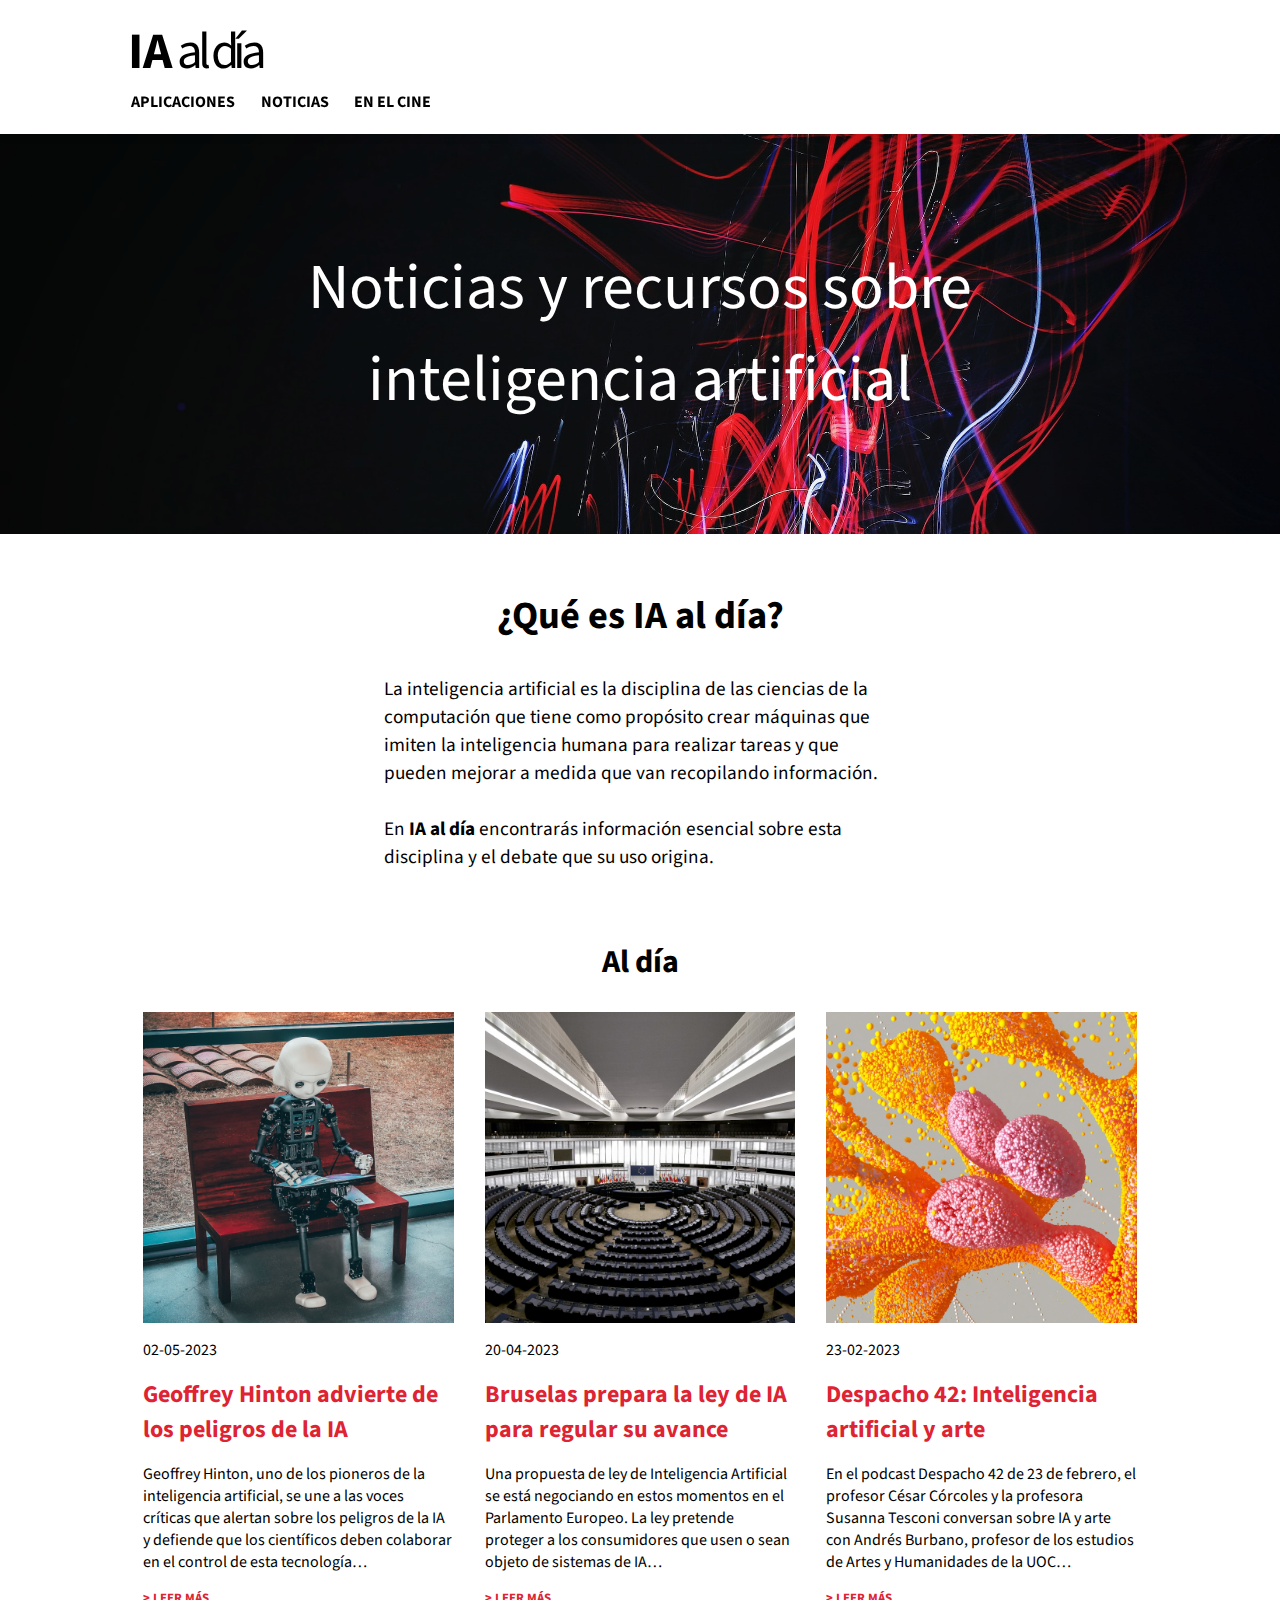
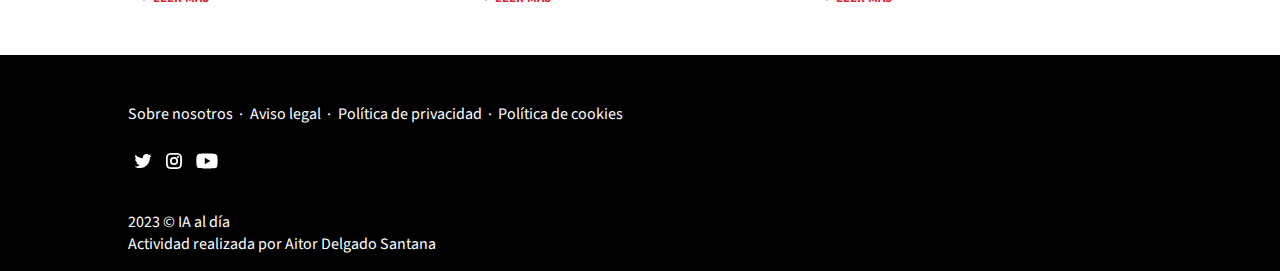
<file: index.html>
<!DOCTYPE html>
<html lang="en">
<head>
    <meta charset="UTF-8">
    <link rel="stylesheet" href="public/css/styles.css">
    <link rel="icon" type="image/x-icon" href="./public/img/favicon.ico">
    <link rel="preconnect" href="https://fonts.googleapis.com">
    <link rel="preconnect" href="https://fonts.gstatic.com" crossorigin>
    <link href="https://fonts.googleapis.com/css2?family=Source+Sans+3:ital,wght@0,400;0,700;1,400;1,700&display=swap" rel="stylesheet">
    <title>IA al día - Inicio</title>
</head>
<body>

<header>
<h1 class="logo">
    <a href="index.html"><span>IA</span> al día</a>
</h1>

<nav class="navbar">
    <ul>
        <li><a href="aplicaciones.html">APLICACIONES</a></li>
        <li><a href="#">NOTICIAS</a></li>
        <li><a href="en-el-cine.html">EN EL CINE</a></li>
    </ul>
</nav>
</header>

<div class="bg-home">
    <picture>
        <source srcset="./public/img/bg-hero-home.jpg" media="only screen and (min-width: 768px)">
        <img src="./public/img/bg-hero-home-m.jpg" draggable="false" alt="">
    </picture>

    <h2>Noticias y recursos sobre inteligencia artificial</h2>
</div>


<div class="text-content">
    <h2>¿Qué es IA al día?</h2>
    <p>La inteligencia artificial es la disciplina de las ciencias de la computación que tiene como propósito
        crear máquinas que imiten la inteligencia humana para realizar tareas y que pueden mejorar a medida que van recopilando información.
        <br>
        <br>
        En <b>IA al día</b> encontrarás información esencial sobre esta disciplina y el debate que su uso origina.
    </p>
</div>

<div class="home-news">
    <h2>Al día</h2>

    <div class="home-news-entries">
        <div class="home-news-entry">
            <img src="./public/img/n-geoffrey-hinton.jpg" alt="">
            <p>02-05-2023</p>
            <h2><a href="#">Geoffrey Hinton advierte de los peligros de la IA</a></h2>
            <p>Geoffrey Hinton, uno de los pioneros de la inteligencia artificial, se une a las voces críticas que alertan sobre los peligros de la IA y defiende que los científicos deben colaborar en el control de esta tecnología…</p>
            <a href="#">&#62; LEER MÁS</a>
        </div>

        <div class="home-news-entry">
            <img src="./public/img/n-ue-ia.jpg" alt="">
            <p>20-04-2023</p>
            <h2><a href="#">Bruselas prepara la ley de IA para regular su avance</a></h2>
            <p>Una propuesta de ley de Inteligencia Artificial se está negociando en estos momentos en el Parlamento Europeo. La ley pretende proteger a los consumidores que usen o sean objeto de sistemas de IA…</p>
            <a href="#">&#62; LEER MÁS</a>
        </div>

        <div class="home-news-entry">
            <img src="./public/img/n-despacho42.jpg" alt="">
            <p>23-02-2023</p>
            <h2><a href="despacho-42.html">Despacho 42: Inteligencia artificial y arte</a></h2>
            <p>En el podcast Despacho 42 de 23 de febrero, el profesor César Córcoles y la profesora Susanna Tesconi conversan sobre IA y arte con Andrés Burbano, profesor de los estudios de Artes y Humanidades de la UOC…</p>
            <a href="despacho-42.html">&#62; LEER MÁS</a>
        </div>
    </div>
</div>

<footer>
    <ul class="legal">
        <li><a href="#">Sobre nosotros</a></li>
        <li><a href="#">Aviso legal</a></li>
        <li><a href="#">Política de privacidad</a></li>
        <li><a href="#">Política de cookies</a></li>
    </ul>
    <ul class="media">
        <li><a href="#"><img src="./public/img/twitter.svg" alt=""></a></li>
        <li><a href="#"><img src="./public/img/instagram.svg" alt=""></a></li>
        <li><a href="#"><img src="./public/img/youtube.svg" alt=""></a></li>
    </ul>
    <p>
        2023 © IA al día
        <br>
        Actividad realizada por Aitor Delgado Santana
    </p>
</footer>

</body>
</html>
</file>
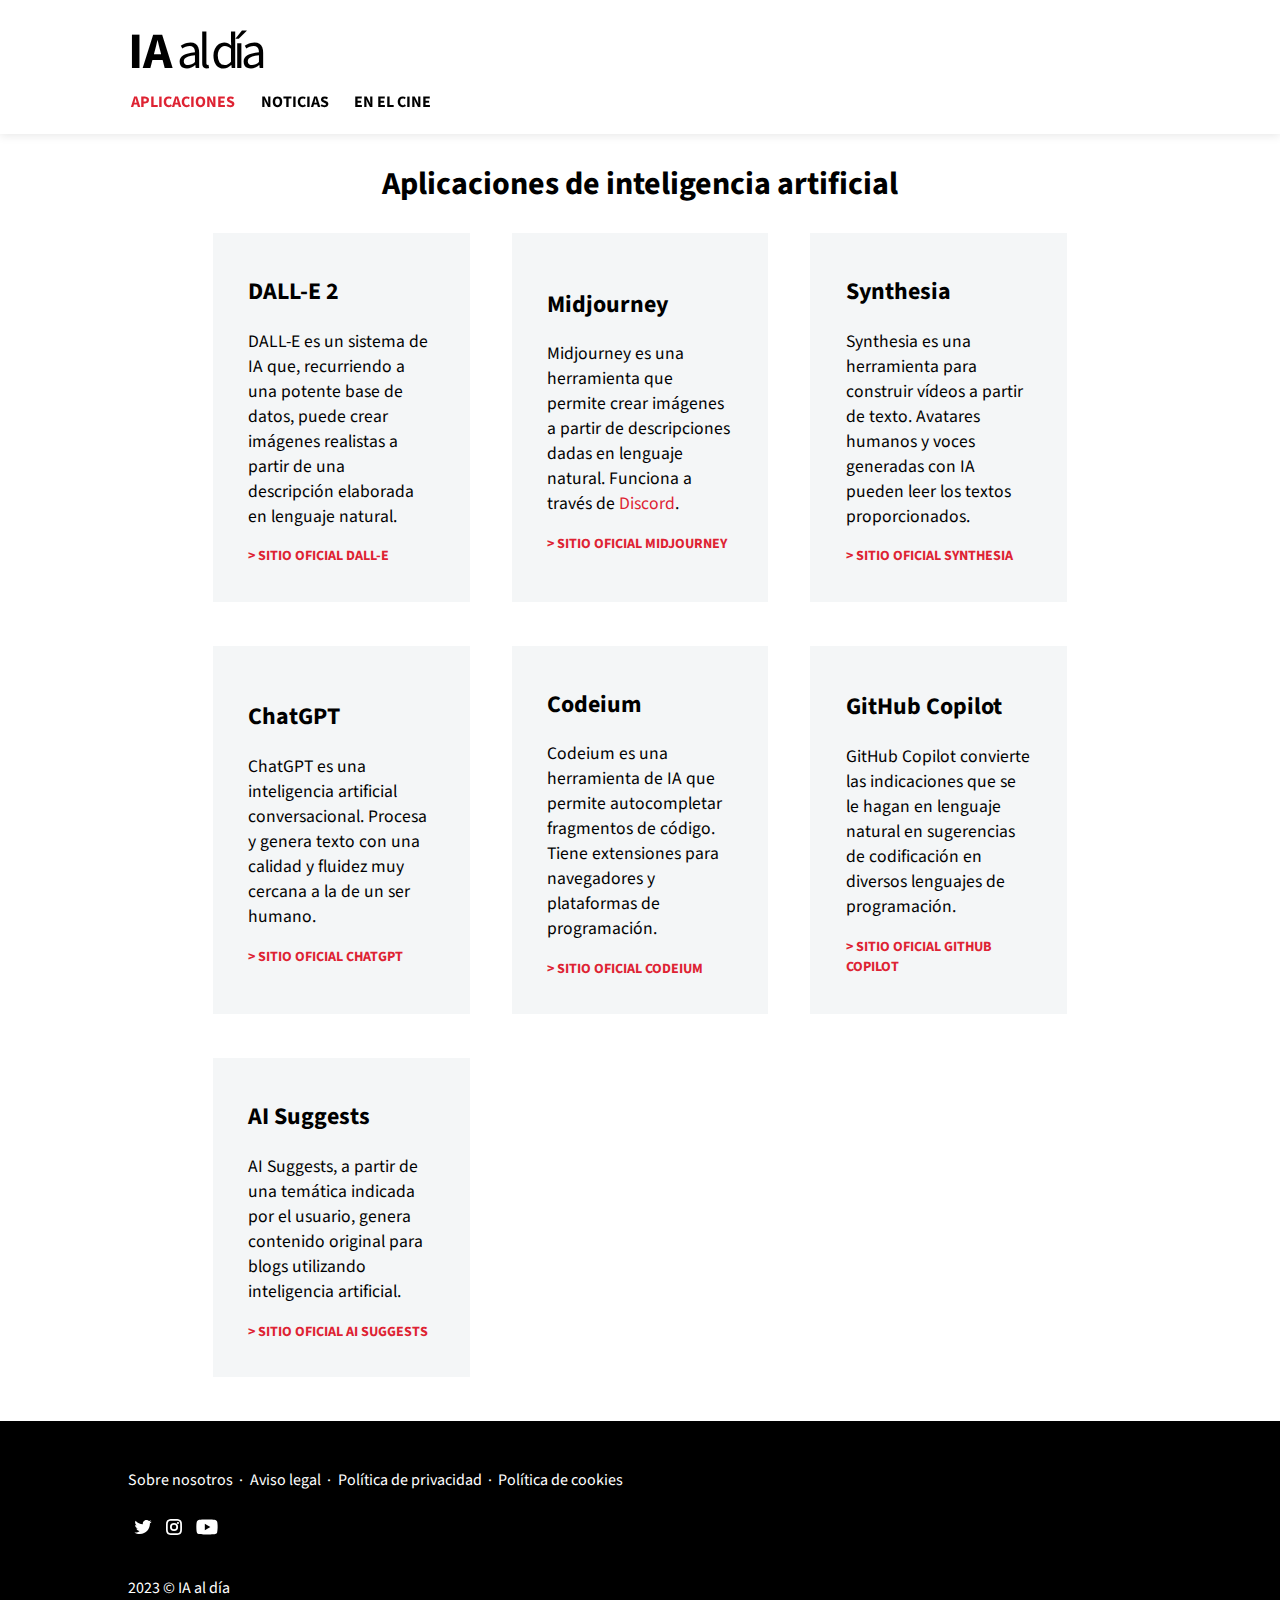
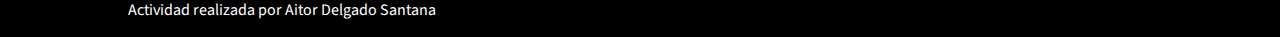
<file: aplicaciones.html>
<!DOCTYPE html>
<html lang="en">
<head>
  <meta charset="UTF-8">
  <link rel="stylesheet" href="public/css/styles.css">
  <link rel="icon" type="image/x-icon" href="./public/img/favicon.ico">
  <link rel="preconnect" href="https://fonts.googleapis.com">
  <link rel="preconnect" href="https://fonts.gstatic.com" crossorigin>
  <link href="https://fonts.googleapis.com/css2?family=Source+Sans+3:ital,wght@0,400;0,700;1,400;1,700&display=swap" rel="stylesheet">
  <title>IA al día - Aplicaciones</title>
</head>
<body>

<header>
  <h1 class="logo">
    <a href="index.html"><span>IA</span> al día</a>
  </h1>

  <nav class="navbar">
    <ul>
      <li><a href="aplicaciones.html" class="active">APLICACIONES</a></li>
      <li><a href="#">NOTICIAS</a></li>
      <li><a href="en-el-cine.html">EN EL CINE</a></li>
    </ul>
  </nav>
</header>

<div class="applications">
  <h2>Aplicaciones de inteligencia artificial</h2>

  <div class="applications-content">
    <div class="applications-entry">
      <h2><a href="https://openai.com/product/dall-e-2">DALL-E 2</a></h2>
      <p>DALL-E es un sistema de IA que, recurriendo a una potente base de datos, puede crear imágenes realistas a partir de una descripción elaborada en lenguaje natural.</p>
      <a href="https://openai.com/product/dall-e-2">&#62;  SITIO OFICIAL DALL-E</a>
    </div>

    <div class="applications-entry">
      <h2><a href="https://www.midjourney.com/home/">Midjourney</a></h2>
      <p>Midjourney es una herramienta que permite crear imágenes a partir de descripciones dadas en lenguaje natural. Funciona a través de <a href="https://discord.com">Discord</a>.</p>
      <a href="https://www.midjourney.com/home/">&#62;  SITIO OFICIAL MIDJOURNEY</a>
    </div>

    <div class="applications-entry">
      <h2><a href="https://www.synthesia.io/">Synthesia</a></h2>
      <p>Synthesia es una herramienta para construir vídeos a partir de texto. Avatares humanos y voces generadas con IA pueden leer los textos proporcionados.</p>
      <a href="https://www.synthesia.io/">&#62;  SITIO OFICIAL SYNTHESIA</a>
    </div>

    <div class="applications-entry">
      <h2><a href="https://chat.openai.com/">ChatGPT</a></h2>
      <p>ChatGPT es una inteligencia artificial conversacional. Procesa y genera texto con una calidad y fluidez muy cercana a la de un ser humano.</p>
      <a href="https://chat.openai.com/">&#62;  SITIO OFICIAL CHATGPT</a>
    </div>

    <div class="applications-entry">
      <h2><a href="https://codeium.com/">Codeium</a></h2>
      <p>Codeium es una herramienta de IA que permite autocompletar fragmentos de código. Tiene extensiones para navegadores y plataformas de programación.</p>
      <a href="https://codeium.com/">&#62;  SITIO OFICIAL CODEIUM</a>
    </div>

    <div class="applications-entry">
      <h2><a href="https://github.com/features/copilot">GitHub Copilot</a></h2>
      <p>GitHub Copilot convierte las indicaciones que se le hagan en lenguaje natural en sugerencias de codificación en diversos lenguajes de programación.</p>
      <a href="https://github.com/features/copilot">&#62;  SITIO OFICIAL GITHUB COPILOT</a>
    </div>

    <div class="applications-entry">
      <h2><a href="https://ai-suggests.com/">AI Suggests</a></h2>
      <p>AI Suggests, a partir de una temática indicada por el usuario, genera contenido original para blogs utilizando inteligencia artificial.</p>
      <a href="https://ai-suggests.com/">&#62;  SITIO OFICIAL AI SUGGESTS</a>
    </div>
  </div>
</div>

<footer>
  <ul class="legal">
    <li><a href="#">Sobre nosotros</a></li>
    <li><a href="#">Aviso legal</a></li>
    <li><a href="#">Política de privacidad</a></li>
    <li><a href="#">Política de cookies</a></li>
  </ul>
  <ul class="media">
    <li><a href="#"><img src="./public/img/twitter.svg" alt=""></a></li>
    <li><a href="#"><img src="./public/img/instagram.svg" alt=""></a></li>
    <li><a href="#"><img src="./public/img/youtube.svg" alt=""></a></li>
  </ul>
  <p>
    2023 © IA al día
    <br>
    Actividad realizada por Aitor Delgado Santana
  </p>
</footer>

</body>
</html>
</file>
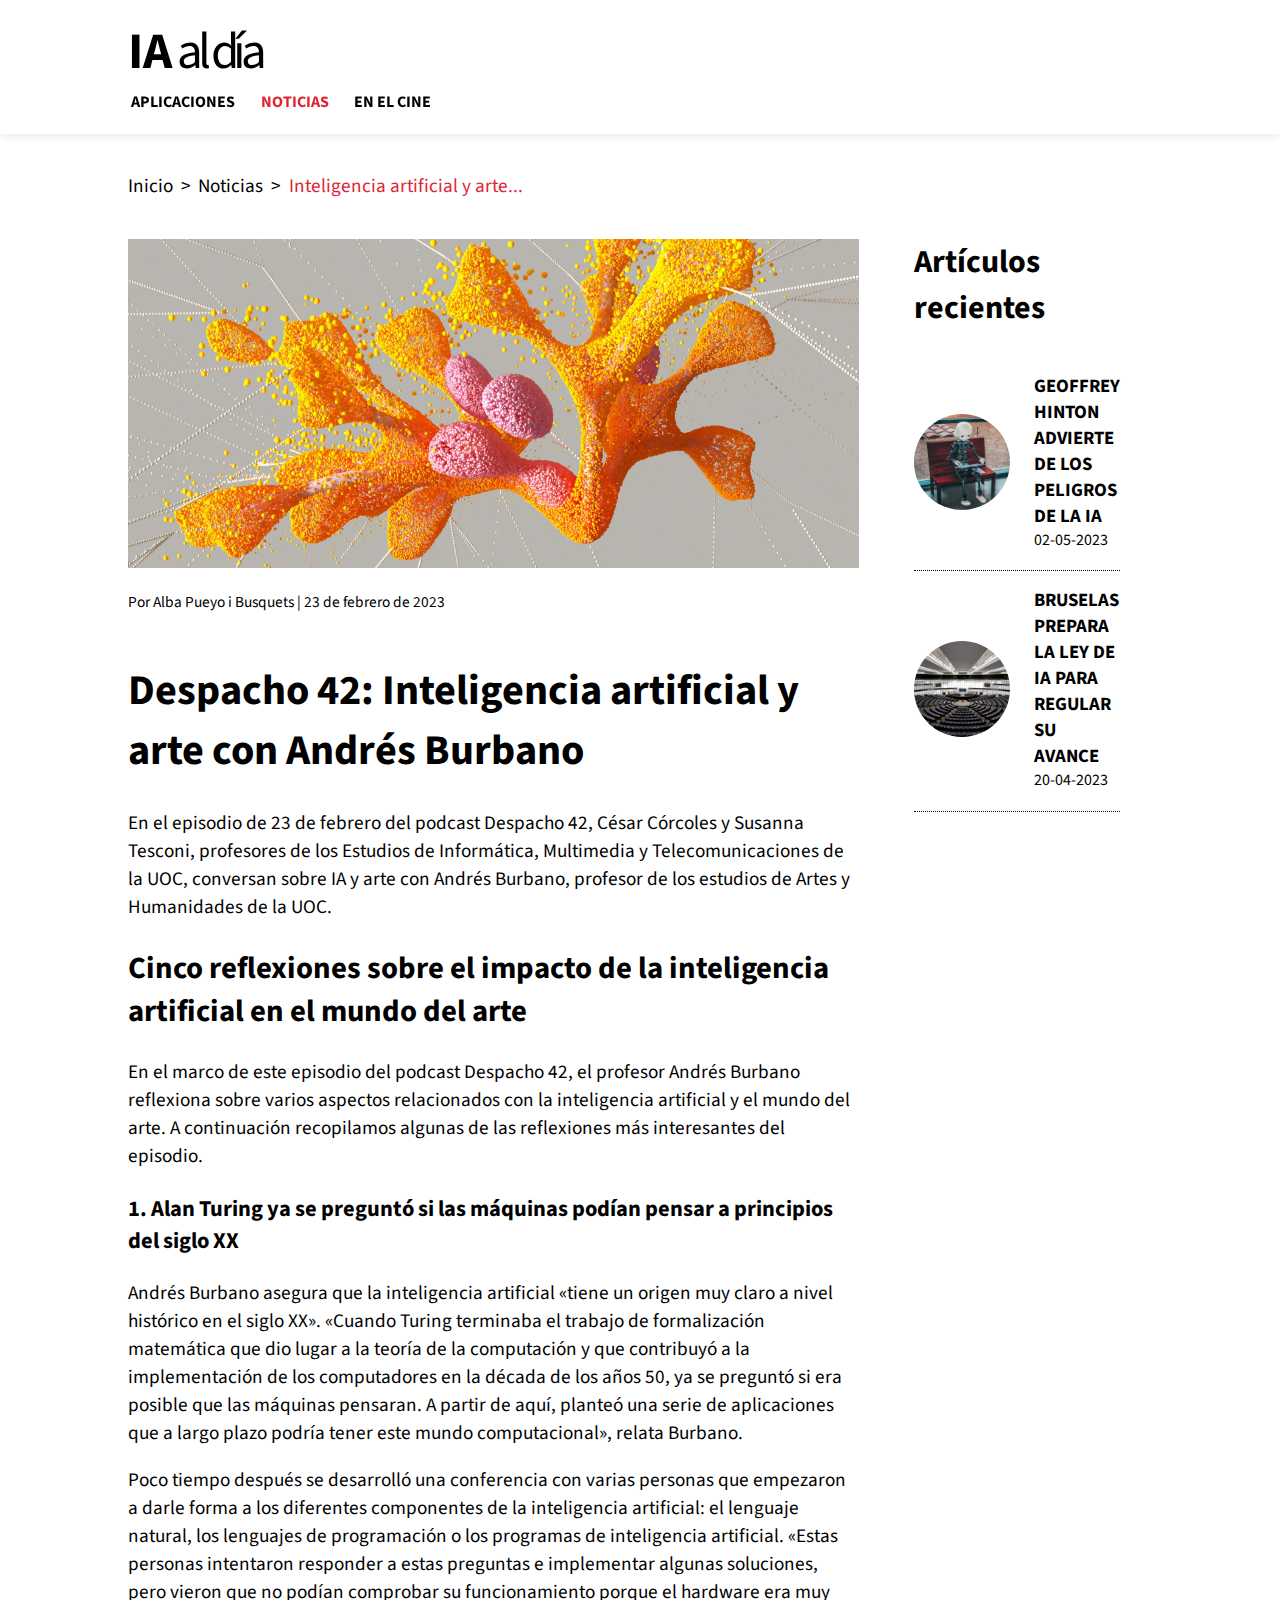
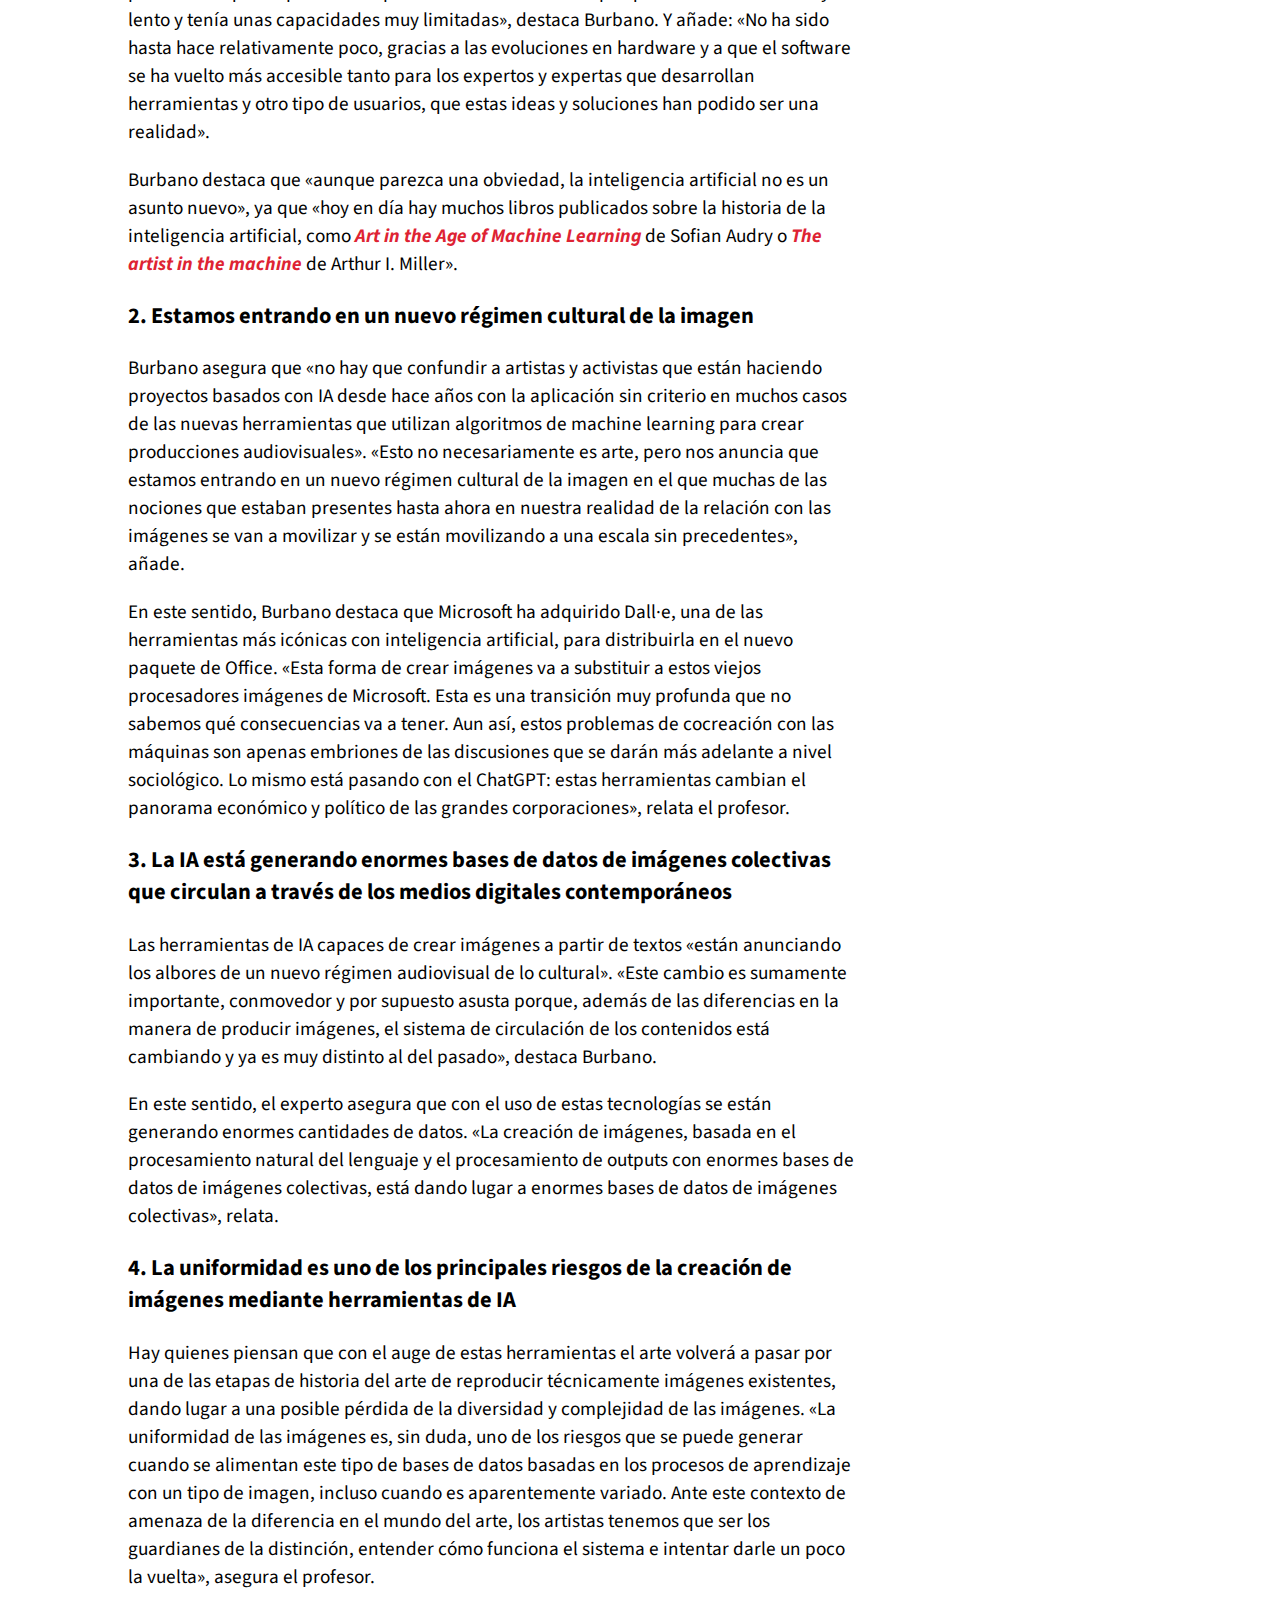
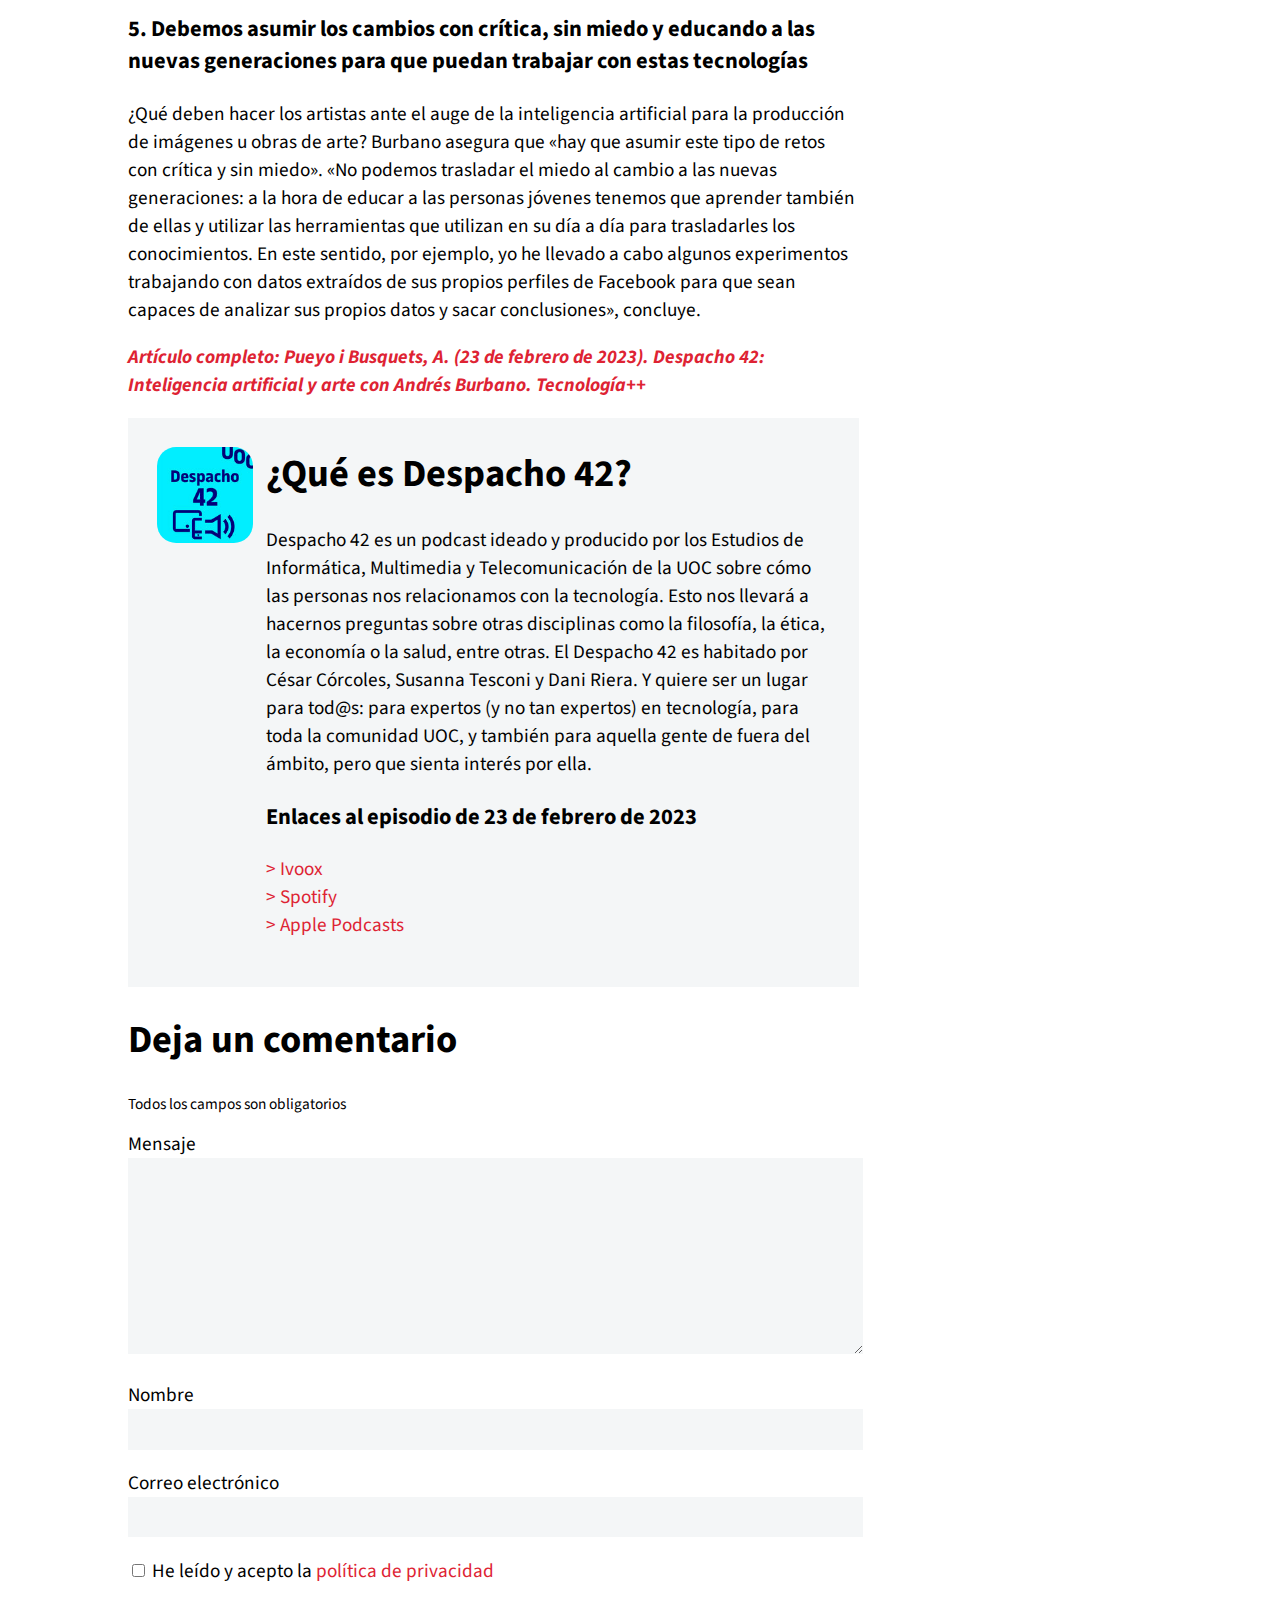
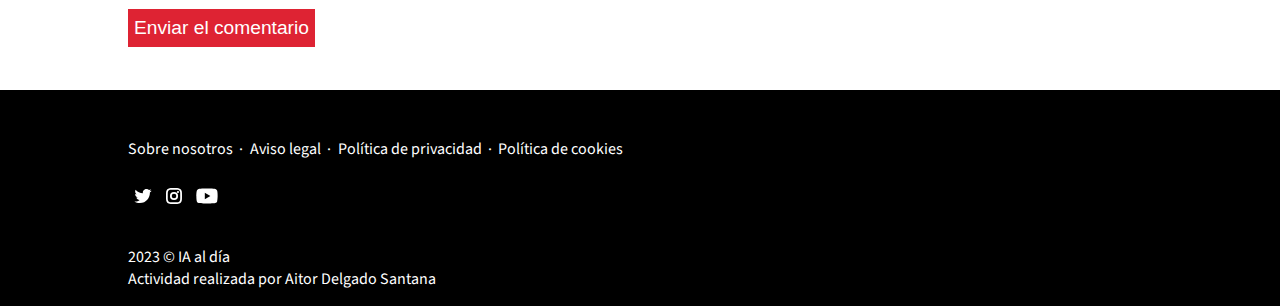
<file: despacho-42.html>
<!DOCTYPE html>
<html lang="en">
<head>
  <meta charset="UTF-8">
  <link rel="stylesheet" href="public/css/styles.css">
  <link rel="icon" type="image/x-icon" href="./public/img/favicon.ico">
  <link rel="preconnect" href="https://fonts.googleapis.com">
  <link rel="preconnect" href="https://fonts.gstatic.com" crossorigin>
  <link href="https://fonts.googleapis.com/css2?family=Source+Sans+3:ital,wght@0,400;0,700;1,400;1,700&display=swap" rel="stylesheet">
  <title>IA al día - Noticias - Despacho 42: Inteligencia artificial y arte con Andrés Burbano</title>
</head>
<body>

<header>
  <h1 class="logo">
    <a href="index.html"><span>IA</span> al día</a>
  </h1>

  <nav class="navbar">
    <ul>
      <li><a href="aplicaciones.html">APLICACIONES</a></li>
      <li><a href="#" class="active">NOTICIAS</a></li>
      <li><a href="en-el-cine.html">EN EL CINE</a></li>
    </ul>
  </nav>
</header>

<div class="news-page-breadcrumb">
  <ul>
    <li><a href="index.html">Inicio</a></li>
    <li><a href="#">Noticias</a></li>
    <li class="active">Inteligencia artificial y arte...</li>
  </ul>
</div>

<div class="news-page-content">
  <div class="news-article">

    <img class="news-article-banner" src="./public/img/n-despacho42-post.jpg" alt="">

    <p class="news-article-author">Por Alba Pueyo i Busquets | 23 de febrero de 2023</p>

    <article>
      <h1>Despacho 42: Inteligencia artificial y arte con Andrés Burbano</h1>
      <p>En el episodio de 23 de febrero del podcast Despacho 42, César Córcoles y Susanna Tesconi, profesores de los Estudios de Informática, Multimedia y Telecomunicaciones de la UOC, conversan sobre IA y arte con Andrés Burbano, profesor de los estudios de Artes y Humanidades de la UOC.</p>

      <h2>Cinco reflexiones sobre el impacto de la inteligencia artificial en el mundo del arte</h2>
      <p>En el marco de este episodio del podcast Despacho 42, el profesor Andrés Burbano reflexiona sobre varios aspectos relacionados con la inteligencia artificial y el mundo del arte. A continuación recopilamos algunas de las reflexiones más interesantes del episodio.</p>

      <h3>1. Alan Turing ya se preguntó si las máquinas podían pensar a principios del siglo XX</h3>
      <p>Andrés Burbano asegura que la inteligencia artificial <q>tiene un origen muy claro a nivel histórico en el siglo XX</q>. <q>Cuando Turing terminaba el trabajo de formalización matemática que dio lugar a la teoría de la computación y que contribuyó a la implementación de los computadores en la década de los años 50, ya se preguntó si era posible que las máquinas pensaran. A partir de aquí, planteó una serie de aplicaciones que a largo plazo podría tener este mundo computacional</q>, relata Burbano.</p>
      <p>Poco tiempo después se desarrolló una conferencia con varias personas que empezaron a darle forma a los diferentes componentes de la inteligencia artificial: el lenguaje natural, los lenguajes de programación o los programas de inteligencia artificial. <q>Estas personas intentaron responder a estas preguntas e implementar algunas soluciones, pero vieron que no podían comprobar su funcionamiento porque el hardware era muy lento y tenía unas capacidades muy limitadas</q>, destaca Burbano. Y añade: <q>No ha sido hasta hace relativamente poco, gracias a las evoluciones en hardware y a que el software se ha vuelto más accesible tanto para los expertos y expertas que desarrollan herramientas y otro tipo de usuarios, que estas ideas y soluciones han podido ser una realidad</q>.</p>
      <p>Burbano destaca que <q>aunque parezca una obviedad, la inteligencia artificial no es un asunto nuevo</q>, ya que <q>hoy en día hay muchos libros publicados sobre la historia de la inteligencia artificial, como <a href="https://mitpress.mit.edu/9780262046183/art-in-the-age-of-machine-learning/">Art in the Age of Machine Learning</a> de Sofian Audry o <a href="https://www.artistinthemachine.net/">The artist in the machine</a> de Arthur I. Miller</q>.</p>

      <h3>2. Estamos entrando en un nuevo régimen cultural de la imagen</h3>
      <p>Burbano asegura que <q>no hay que confundir a artistas y activistas que están haciendo proyectos basados con IA desde hace años con la aplicación sin criterio en muchos casos de las nuevas herramientas que utilizan algoritmos de machine learning para crear producciones audiovisuales</q>. <q>Esto no necesariamente es arte, pero nos anuncia que estamos entrando en un nuevo régimen cultural de la imagen en el que muchas de las nociones que estaban presentes hasta ahora en nuestra realidad de la relación con las imágenes se van a movilizar y se están movilizando a una escala sin precedentes</q>, añade.</p>
      <p>En este sentido, Burbano destaca que Microsoft ha adquirido Dall·e, una de las herramientas más icónicas con inteligencia artificial, para distribuirla en el nuevo paquete de Office. <q>Esta forma de crear imágenes va a substituir a estos viejos procesadores imágenes de Microsoft. Esta es una transición muy profunda que no sabemos qué consecuencias va a tener. Aun así, estos problemas de cocreación con las máquinas son apenas embriones de las discusiones que se darán más adelante a nivel sociológico. Lo mismo está pasando con el ChatGPT: estas herramientas cambian el panorama económico y político de las grandes corporaciones</q>, relata el profesor.</p>

      <h3>3. La IA está generando enormes bases de datos de imágenes colectivas que circulan a través de los medios digitales contemporáneos</h3>
      <p>Las herramientas de IA capaces de crear imágenes a partir de textos <q>están anunciando los albores de un nuevo régimen audiovisual de lo cultural</q>. <q>Este cambio es sumamente importante, conmovedor y por supuesto asusta porque, además de las diferencias en la manera de producir imágenes, el sistema de circulación de los contenidos está cambiando y ya es muy distinto al del pasado</q>, destaca Burbano.</p>
      <p>En este sentido, el experto asegura que con el uso de estas tecnologías se están generando enormes cantidades de datos. <q>La creación de imágenes, basada en el procesamiento natural del lenguaje y el procesamiento de outputs con enormes bases de datos de imágenes colectivas, está dando lugar a enormes bases de datos de imágenes colectivas</q>, relata.</p>

      <h3>4. La uniformidad es uno de los principales riesgos de la creación de imágenes mediante herramientas de IA</h3>
      <p>Hay quienes piensan que con el auge de estas herramientas el arte volverá a pasar por una de las etapas de historia del arte de reproducir técnicamente imágenes existentes, dando lugar a una posible pérdida de la diversidad y complejidad de las imágenes. <q>La uniformidad de las imágenes es, sin duda, uno de los riesgos que se puede generar cuando se alimentan este tipo de bases de datos basadas en los procesos de aprendizaje con un tipo de imagen, incluso cuando es aparentemente variado. Ante este contexto de amenaza de la diferencia en el mundo del arte, los artistas tenemos que ser los guardianes de la distinción, entender cómo funciona el sistema e intentar darle un poco la vuelta</q>, asegura el profesor.</p>
      <h3>5. Debemos asumir los cambios con crítica, sin miedo y educando a las nuevas generaciones para que puedan trabajar con estas tecnologías</h3>
      <p>¿Qué deben hacer los artistas ante el auge de la inteligencia artificial para la producción de imágenes u obras de arte? Burbano asegura que <q>hay que asumir este tipo de retos con crítica y sin miedo</q>. <q>No podemos trasladar el miedo al cambio a las nuevas generaciones: a la hora de educar a las personas jóvenes tenemos que aprender también de ellas y utilizar las herramientas que utilizan en su día a día para trasladarles los conocimientos. En este sentido, por ejemplo, yo he llevado a cabo algunos experimentos trabajando con datos extraídos de sus propios perfiles de Facebook para que sean capaces de analizar sus propios datos y sacar conclusiones</q>, concluye.</p>

      <p><a href="https://blogs.uoc.edu/informatica/despacho-42-inteligencia-artificial-y-arte/">Artículo completo: Pueyo i Busquets, A. (23 de febrero de 2023). Despacho 42: Inteligencia artificial y arte con Andrés Burbano. Tecnología++</a></p>
    </article>

    <div class="news-article-about">
      <img class="news-article-about-logo" src="./public/img/isologo-despacho42.jpg" alt="">
      <div class="news-article-about-content">
        <h1>¿Qué es Despacho 42?</h1>
        <p>Despacho 42 es un podcast ideado y producido por los Estudios de Informática, Multimedia y Telecomunicación de la UOC sobre cómo las personas nos relacionamos con la tecnología. Esto nos llevará a hacernos preguntas sobre otras disciplinas como la filosofía, la ética, la economía o la salud, entre otras. El Despacho 42 es habitado por César Córcoles, Susanna Tesconi y Dani Riera. Y quiere ser un lugar para tod@s: para expertos (y no tan expertos) en tecnología, para toda la comunidad UOC, y también para aquella gente de fuera del ámbito, pero que sienta interés por ella.</p>
        <h3>Enlaces al episodio de 23 de febrero de 2023</h3>
        <ul class="news-article-about-links">
          <li><a href="https://go.ivoox.com/rf/103575056?utm_source=embed_audio_new&utm_medium=share&utm_campaign=new_embeds">Ivoox</a></li>
          <li><a href="https://open.spotify.com/episode/5a7qHBmOFktjCaqlAKgEz1?si=aa986f248ee14acb">Spotify</a></li>
          <li><a href="https://podcasts.apple.com/us/podcast/despacho-42-tecnolog%C3%ADa-y-arte-con-andr%C3%A9s-burbano/id1499615619?i=1000601274966">Apple Podcasts</a></li>
        </ul>
      </div>
    </div>

    <div class="news-article-comment">
      <h1>Deja un comentario</h1>

      <p>Todos los campos son obligatorios</p>

      <form action="#">
        <label for="mensaje">Mensaje</label><br>
        <textarea id="mensaje" name="mensaje" required></textarea><br>

        <label for="nombre">Nombre</label><br>
        <input type="text" id="nombre" name="nombre" required><br>

        <label for="correo" required="true">Correo electrónico</label><br>
        <input type="email" id="correo" name="correo" required><br>

        <input type="checkbox" id="politica" name="politica" required>
        <label for="politica">He leído y acepto la <a href="#">política de privacidad</a></label><br>

        <input type="submit" value="Enviar el comentario">
      </form>
    </div>

  </div>


  <div class="news-article-latest-news">

    <h2>Artículos recientes</h2>

    <div class="news-article-latest-news-entries">
      <div class="news-article-latest-news-entry">
        <a href="#"><img src="./public/img/n-geoffrey-hinton-thumbnail.jpg" alt=""></a>
        <div class="news-article-latest-news-entry-content">
          <h3><a href="#">Geoffrey Hinton advierte de los peligros de la IA</a></h3>
          <p>02-05-2023</p>
        </div>
      </div>

      <div class="news-article-latest-news-entry">
        <a href="#"><img src="./public/img/n-ue-ia-thumbnail.jpg" alt=""></a>
        <div class="news-article-latest-news-entry-content">
          <h3><a href="#">Bruselas prepara la ley de IA para regular su avance</a></h3>
          <p>20-04-2023</p>
        </div>
      </div>
    </div>

  </div>

</div>

<footer>
  <ul class="legal">
    <li><a href="#">Sobre nosotros</a></li>
    <li><a href="#">Aviso legal</a></li>
    <li><a href="#">Política de privacidad</a></li>
    <li><a href="#">Política de cookies</a></li>
  </ul>
  <ul class="media">
    <li><a href="#"><img src="./public/img/twitter.svg" alt=""></a></li>
    <li><a href="#"><img src="./public/img/instagram.svg" alt=""></a></li>
    <li><a href="#"><img src="./public/img/youtube.svg" alt=""></a></li>
  </ul>
  <p>
    2023 © IA al día
    <br>
    Actividad realizada por Aitor Delgado Santana
  </p>
</footer>

</body>
</html>
</file>
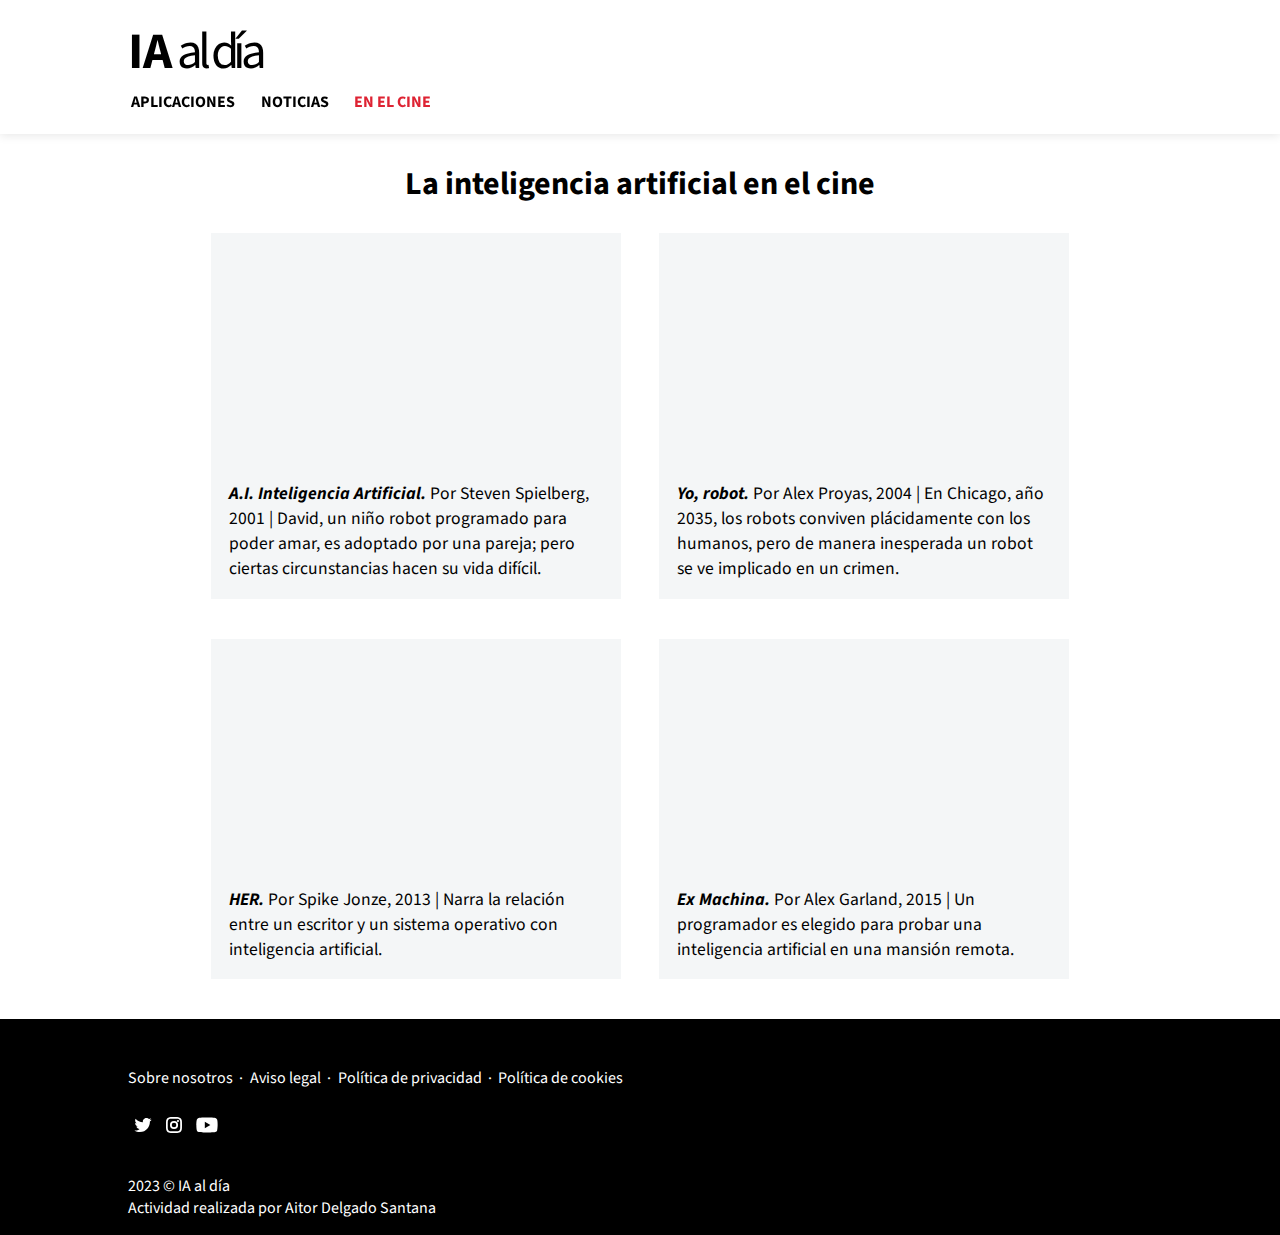
<file: en-el-cine.html>
<!DOCTYPE html>
<html lang="en">
<head>
  <meta charset="UTF-8">
  <link rel="stylesheet" href="public/css/styles.css">
  <link rel="icon" type="image/x-icon" href="./public/img/favicon.ico">
  <link rel="preconnect" href="https://fonts.googleapis.com">
  <link rel="preconnect" href="https://fonts.gstatic.com" crossorigin>
  <link href="https://fonts.googleapis.com/css2?family=Source+Sans+3:ital,wght@0,400;0,700;1,400;1,700&display=swap" rel="stylesheet">
  <title>IA al día - En el cine</title>
</head>
<body>

<header>
  <h1 class="logo">
    <a href="index.html"><span>IA</span> al día</a>
  </h1>

  <nav class="navbar">
    <ul>
      <li><a href="aplicaciones.html">APLICACIONES</a></li>
      <li><a href="#">NOTICIAS</a></li>
      <li><a href="en-el-cine.html" class="active">EN EL CINE</a></li>
    </ul>
  </nav>
</header>

<div class="movies">
  <h2>La inteligencia artificial en el cine</h2>

  <div class="movies-content">
    <div class="movies-entry">
      <div class="movies-entry-video">
        <iframe src="https://www.youtube.com/embed/_19pRsZRiz4" allowfullscreen></iframe>
      </div>

      <p><b><i>A.I. Inteligencia Artificial.</i></b> Por Steven Spielberg, 2001 | David, un niño robot programado para poder amar, es adoptado por una pareja; pero ciertas circunstancias hacen su vida difícil.</p>
    </div>

    <div class="movies-entry">
      <div class="movies-entry-video">
        <iframe src="https://www.youtube.com/embed/xR3TT0nSORc" allowfullscreen></iframe>
      </div>

      <p><b><i>Yo, robot.</i></b> Por Alex Proyas, 2004 | En Chicago, año 2035, los robots conviven plácidamente con los humanos, pero de manera inesperada un robot se ve implicado en un crimen.</p>
    </div>

    <div class="movies-entry">
      <div class="movies-entry-video">
        <iframe src="https://www.youtube.com/embed/UVMcpZ42BkA" allowfullscreen></iframe>
      </div>

      <p><b><i>HER.</i></b> Por Spike Jonze, 2013 | Narra la relación entre un escritor y un sistema operativo con inteligencia artificial.</p>
    </div>

    <div class="movies-entry">
      <div class="movies-entry-video">
        <iframe src="https://www.youtube.com/embed/sNExF5WYMaA" allowfullscreen></iframe>
      </div>

      <p><b><i>Ex Machina.</i></b> Por Alex Garland, 2015 | Un programador es elegido para probar una inteligencia artificial en una mansión remota.</p>
    </div>
  </div>
</div>

<footer>
  <ul class="legal">
    <li><a href="#">Sobre nosotros</a></li>
    <li><a href="#">Aviso legal</a></li>
    <li><a href="#">Política de privacidad</a></li>
    <li><a href="#">Política de cookies</a></li>
  </ul>
  <ul class="media">
    <li><a href="#"><img src="./public/img/twitter.svg" alt=""></a></li>
    <li><a href="#"><img src="./public/img/instagram.svg" alt=""></a></li>
    <li><a href="#"><img src="./public/img/youtube.svg" alt=""></a></li>
  </ul>
  <p>
    2023 © IA al día
    <br>
    Actividad realizada por Aitor Delgado Santana
  </p>
</footer>

</body>
</html>
</file>
<file: public/css/styles.css>
body {
    font-family: 'Source Sans 3', sans-serif;
    font-weight: 400;
    margin: 0;
    padding: 0;
    min-height: 100vh;
    display: flex;
    flex-direction: column;
}

header {
    position: sticky;
    top: 0;
    background: #ffffff;
    margin: 0;
    padding-bottom: 1.1em;
    padding-top: 1em;
    /* Establece el header como máxima prioridad para dibujarse por encima de cualquier elemento */
    z-index: 1;
    /* La sombra en el header para poder diferenciar cuándo acaba */
    box-shadow: 0 0.1em 0.6em rgba(0, 0, 0, 0.1);
}


/* Estilos para el logo */
.logo {
    display: flex;
    justify-content: center;
    align-items: center;
    margin: 0;
}

.logo > a {
    text-decoration: none;
    color: #000000;
    font-weight: 400;
    font-size: 1.6em;
    letter-spacing: -0.1em;
    align-self: center;
}

.logo > a span {
    font-weight: 700;
    font-size: 1em;
    letter-spacing: 0;
}

/* Esto elimina el estilo que el navegador aplica cuando ya has visitado el enlace */
.logo > a:visited {
    text-decoration: none;
}

/* Estilos para el navbar */

.navbar > ul {
    list-style-type: none;
    margin: 0;
    padding: 0;
    overflow: hidden;
}

.navbar > ul li a {
    display: block;
    color: #000000;
    text-align: center;
    padding: 0.2em 0.2em;
    text-decoration: none;
    font-weight: 700;
}

.navbar > ul li .active {
    color: #DE2333;
}

.navbar > ul li a:hover, .logo > a:hover {
    color: rgba(0, 0, 0, 0.5);
}

/* Estilos para el bg del home */
.bg-home {
    position: relative;
    width: 100%;
    overflow: hidden;
    margin: 0;
    padding: 0;
    border: 0;
    text-align: center;
}

.bg-home > picture > img {
    width: 100%;
    height: auto;
    display: block;
    object-fit: cover;
    object-position: top;
}

.bg-home > h2 {
    position: absolute;
    top: 45%;
    left: 50%;
    transform: translate(-50%, -50%);
    color: #ffffff;
    text-align: center;
    font-weight: 400;
    font-size: 2em;
    width: 70%;
}

/* Estilos para bloques de contenido en texto */
.text-content {
    margin: 1.2em;
    font-size: 1.2em;
}

h2 {
    text-align: center;
    font-size: 2em;
}

/* Estilos para las noticias del home */

.home-news-entry {
    display: flex;
    flex-direction: column;
    align-items: flex-start;
    margin-left: 5em;
    margin-right: 5em;
    margin-bottom: 3em;
}

.home-news-entry > img {
    width: 100%;
    height: 100%;
    object-fit: cover;
    object-position: center;
}

.home-news-entry > h2 {
    color: #DE2333;
    margin: 0;
    font-size: 1.5em;
    text-align: left;
}

.home-news-entry > h2 > a {
    color: inherit;
    text-decoration: none;
}

.home-news-entry > a {
    color: #DE2333;
    font-size: 0.8em;
    font-weight: 700;
    text-decoration: none;
}

.home-news-entry > h2 > a:hover, .home-news-entry > a:hover {
    color: #000000;
}

/* Esto elimina el estilo que el navegador aplica cuando ya has visitado el enlace */
.home-news-entry > a:visited {
    text-decoration: none;
}

.applications-entry {
    display: flex;
    flex-direction: column;
    justify-content: center;
    align-items: flex-start;
    padding: 2em;
    margin-left: 1.2em;
    margin-right: 1.2em;
    margin-bottom: 2.5em;
    background: #F4F6F7;
    font-size: 1.1em;
}

.applications-entry > h2 {
    color: #000000;
    margin: 0;
    font-size: 1.7em;
    text-align: left;
}

.applications-entry > h2 > a {
    color: inherit;
    text-decoration: none;
}

.applications-entry a {
    color: #DE2333;
    font-size: 0.8em;
    font-weight: 700;
    text-decoration: none;
}

/* No nos interesa que los enlaces dentro del texto sean más grandes y en negrita */
.applications-entry > p > a {
    font-size: 1em;
    font-weight: 400;
}

.applications-entry a:hover {
    color: #000000;
}

/* Esto no se pedía en el ejercicio pero queda mejor destacarlo */
.applications-entry > h2 > a:hover {
    opacity: 0.7;
}

/* En el cine */

.movies-entry {
    display: flex;
    flex-direction: column;
    justify-content: center;
    align-items: flex-start;
    margin-left: 1.2em;
    margin-right: 1.2em;
    margin-bottom: 2.5em;
    background: #F4F6F7;
}

.movies-entry > p {
    margin: 1em;
    font-size: 1.1em;
}

/* Fuente: https://www.ankursheel.com/blog/full-width-you-tube-video-embed */
.movies-entry-video {
    position: relative;
    width: 100%;
    padding-bottom: 56.25%;
}

.movies-entry-video > iframe {
    position: absolute;
    top: 0;
    left: 0;
    width: 100%;
    height: 100%;
    border: 0;
}

/*  Para noticias individuales  */

.news-article {
    font-size: 1.2em;
    margin-left: 1.2em;
    margin-right: 1.2em;
    margin-bottom: 1.2em;
}

.news-page-breadcrumb {
    padding: 0;
    font-size: 1.2em;
    margin-left: 10%;
    margin-top: 2em;
    margin-bottom: 2em;
}

.news-page-breadcrumb ul {
    display: flex;
    flex-wrap: wrap;
    list-style: none;
    margin: 0;
    padding: 0;
}

.news-page-breadcrumb li:not(:last-child)::after {
    display: inline-block;
    margin-left: 0.4em;
    margin-right: 0.4em;
    content: ">";
}

.news-page-breadcrumb ul li a {
    color: #000000;
    text-decoration: none;
}

.news-page-breadcrumb ul li.active, .news-page-breadcrumb ul li a:hover {
    color: #DE2333;
}

.news-article > img.news-article-banner {
    width: 100%;
}

.news-article > p.news-article-author {
    font-size: 0.8em;
}

.news-article > article {
    margin-top: 2.5em;
    quotes: "«" "»";
}

.news-article > article > h1 {
    font-size: 2.2em;
}

.news-article > article a {
    font-weight: bold;
    font-style: italic;
    color: #DE2333;
    text-decoration: none;
}

.news-article > article a:hover {
    color: rgb(0, 0, 0);
    text-decoration: underline;
}

.news-article h2 {
    font-size: 1.6em;
    text-align: left;
}

.news-article > div.news-article-about {
    padding: 1.5em;
    background: #F4F6F7;
}

.news-article > div.news-article-about {
    padding: 1.5em;
    background: #F4F6F7;
}

.news-article > div.news-article-about img.news-article-about-logo {
    width: 5em;
    border-radius: 1em;
}

.news-article > div.news-article-about ul.news-article-about-links {
    list-style: none;
    padding: 0;
    color: #DE2333;
}

.news-article > div.news-article-about ul.news-article-about-links > li::before {
    content: '>';
    margin-right: 0.2em;
}

.news-article > div.news-article-about ul.news-article-about-links a {
    color: #DE2333;
    text-decoration: none;
}

.news-article > div.news-article-about ul.news-article-about-links a:hover {
    color: #000000;
    text-decoration: underline;
}

.news-article-comment > p {
    font-size: 0.8em;
}

.news-article-comment a {
    color: #DE2333;
    text-decoration: none;
}

.news-article-comment a:hover {
    color: #000000;
    text-decoration: underline;
}

.news-article-comment > form > input:not([type="checkbox"]), .news-article-comment > form > textarea {
    border-style: none;
    background: #F4F6F7;
    width: 100%;
    font-size: 1em;
    font-weight: 400;
    color: #000000;
}

.news-article-comment > form > input:not([type="checkbox"]) {
    height: 2em;
}

.news-article-comment > form > textarea {
    height: 10em;
    font-family: 'Source Sans 3', sans-serif;
}

.news-article-comment > form > textarea, .news-article-comment > form > input {
    margin-bottom: 1em;
}

.news-article-comment > form > input[type="submit"] {
    background: #DE2333;
    color: #ffffff;
    width: auto;
    margin-top: 1em;
    cursor: pointer;
}

.news-article-latest-news {
    margin-bottom: 2em;
    margin-left: 2em;
    margin-right: 2em;
}

.news-article-latest-news h2 {
    text-align: left;
    margin-top: 0;
}

.news-article-latest-news-entries {
    justify-content: left;
    align-items: flex-start;
    display: flex;
    flex-direction: column;
}

.news-article-latest-news-entry img {
    border-radius: 100%;
    width: 6em;
    height: 6em;
}

.news-article-latest-news-entry-content {
    margin-left: 1.5em;
    text-transform: uppercase;
    text-align: justify-all;
}

.news-article-latest-news-entry-content > h3, .news-article-latest-news-entry-content > p {
    margin: 0;
}

.news-article-latest-news-entry a {
    color: black;
    text-decoration: none;
    justify-content: center;
    align-items: center;
    display: flex;
}

.news-article-latest-news-entry a:hover {
    opacity: 0.7;
}

.news-article-latest-news-entry {
    display: flex;
    flex-direction: row;
    justify-content: left;
    align-items: center;
    padding-bottom: 1.2em;
    border-bottom-style: dotted;
    border-bottom-width: 0.01em;
    margin-top: 1em;
    width: 100%;
}

footer {
    background: #000000;
    display: flex;
    flex-direction: column;
    justify-content: center;
    align-items: center;
    padding-top: 2.5em;
    color: #ffffff;

    /* Esto fija el footer al fondo de la página */
    margin-top: auto;
    width: 100%;
}

footer > ul {
    list-style-type: none;
    padding: 0;
}

footer > ul.legal {
    display: flex;
    flex-direction: column;
    justify-content: center;
    align-items: center;
    margin-top: 0.5em;
}

footer > ul.legal a {
    color: inherit;
    text-decoration: none;
}

footer > ul.legal a:hover {
    color: #DE2333;
}

footer > ul.media {
    display: flex;
    flex-direction: row;
    justify-content: center;
    align-items: center;
    margin-top: 0.5em;
}

footer > ul.media a {
    margin: 0.2em;
}

footer > ul.media a:hover {
    opacity: 0.7;
}

footer > p {
    text-align: center;
}

/* Media queries para pc */

@media only screen and (min-width: 1025px) {

    header {
        padding-left: 10%;
    }

    .logo {
        justify-content: flex-start;
        align-items: flex-start;
    }

    .navbar > ul li {
        float: left;
        padding-right: 1.2em;
    }


    .bg-home > picture > img {
        height: 25em;
    }

    .bg-home > h2 {
        font-size: 4em;
        top: 50%;
        margin: 0;
    }

    .home-news-entries {
        display: flex;
        margin-left: 10%;
        margin-right: 10%;
    }

    .home-news-entry {
        margin-left: 1.5%;
        margin-right: 1.5%;
        height: 100%;
        width: 100%;
    }

    .text-content {
        margin-left: 30%;
        margin-right: 30%;
    }

    .applications-content {
        display: grid;
        grid-template-columns: repeat(3, 1fr);
        margin-left: 15%;
        margin-right: 15%;
    }

    .movies-content {
        display: grid;
        grid-template-columns: repeat(2, 1fr);
        margin-left: 15%;
        margin-right: 15%;
    }

    .news-page-content {
        display: flex;
        margin-right: 10%;
        margin-left: 10%;
    }

    .news-article {
        margin-left: 0;
    }

    .news-article-about {
        display: flex;
    }

    .news-article-about > img {
        height: 100%;
        margin-right: 2%;
    }

    .news-article-about-content > h1 {
        margin-top: 0;
    }

    .news-article-latest-news {
        width: 100%;
    }

    footer {
        align-items: flex-start;
    }

    footer > p {
        margin-left: 10%;
    }

    footer > ul.legal, footer > ul.media {
        flex-direction: row;
        margin-left: 10%;
        padding: 0;
    }

    footer > ul.legal > li:not(:last-child)::after {
        display: inline-block;
        margin-left: 0.4em;
        margin-right: 0.4em;
        content: "·";
    }

    footer > p {
        margin-left: 10%;
        text-align: left;
    }
}

/* Media queries para tablet */
@media only screen and (min-width: 768px) and (max-width: 1024px) {

    .bg-home > picture > img {
        height: 18em;
    }

    .bg-home > h2 {
        font-size: 3em;
        top: 50%;
        margin: 0;
    }

    .home-news-entries {
        display: flex;
        margin-left: 3%;
        margin-right: 3%;
    }

    .home-news-entry {
        margin-left: 1.5%;
        margin-right: 1.5%;
        height: 100%;
        width: 100%;
    }

    .text-content {
        margin-left: 3%;
        margin-right: 3%;
    }

    .applications-content {
        display: grid;
        grid-template-columns: repeat(2, 1fr);
    }

    .news-article-about {
        display: flex;
    }

    .news-article-about > img {
        height: 100%;
        margin-right: 2%;
    }

    .news-article-about-content > h1 {
        margin-top: 0;
    }

    .news-article-latest-news {
        margin-left: 15%;
        margin-right: 15%;
    }
}
</file>
